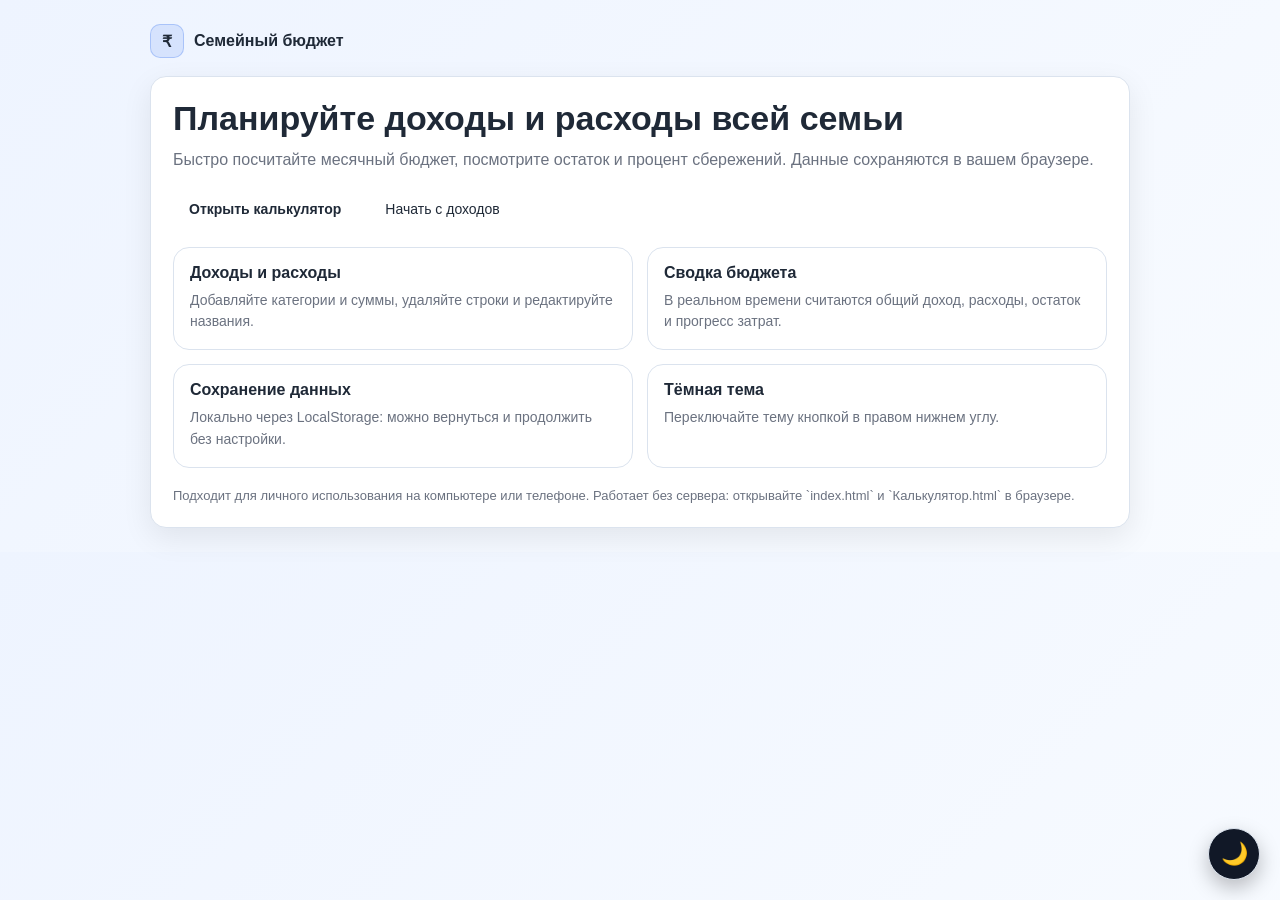
<file: index.html>
<!DOCTYPE html>
<html lang="ru">
  <head>
    <meta charset="UTF-8" />
    <meta name="viewport" content="width=device-width, initial-scale=1.0" />
    <title>Семейный бюджет — приветственная страница</title>

    <style>
      /* ============================================================
         БАЗОВЫЕ ПЕРЕМЕННЫЕ (СВЕТЛАЯ ТЕМА)
         Используем те же идеи, что и в `Калькулятор.html`,
         чтобы тёмный режим выглядел согласованно на двух страницах.
      ============================================================ */
      :root {
        --bg: #f4f7fb;
        --card: #ffffff;
        --text: #1f2937;
        --muted: #6b7280;
        --primary: #2563eb;
        --primary-hover: #1d4ed8;
        --success: #16a34a;
        --danger: #dc2626;
        --warning: #f59e0b;
        --border: #dbe3ee;
        --shadow: 0 10px 30px rgba(0, 0, 0, 0.08);
        --radius: 16px;

        --body-gradient: linear-gradient(135deg, #eef4ff, #f8fbff);
        --theme-toggle-bg: #111827;
        --theme-toggle-text: #ffffff;
        --theme-toggle-shadow: 0 8px 20px rgba(0, 0, 0, 0.25);
      }

      /* ============================================================
         ТЁМНАЯ ТЕМА
         Включается классом `body.dark-theme`.
      ============================================================ */
      body.dark-theme {
        --bg: #0f172a;
        --card: #1e293b;
        --text: #e2e8f0;
        --muted: #94a3b8;
        --primary: #60a5fa;
        --primary-hover: #3b82f6;
        --success: #22c55e;
        --danger: #f87171;
        --warning: #f59e0b;
        --border: #334155;
        --shadow: 0 10px 30px rgba(0, 0, 0, 0.35);

        --body-gradient: linear-gradient(135deg, #0f172a, #111827);
        --theme-toggle-bg: #f8fafc;
        --theme-toggle-text: #0f172a;
        --theme-toggle-shadow: 0 8px 20px rgba(0, 0, 0, 0.45);
      }

      * {
        box-sizing: border-box;
      }

      body {
        margin: 0;
        font-family: Arial, Helvetica, sans-serif;
        background: var(--body-gradient);
        color: var(--text);
        padding: 24px;
        transition: background 0.25s ease, color 0.25s ease;
      }

      .container {
        max-width: 980px;
        margin: 0 auto;
      }

      .nav {
        display: flex;
        align-items: center;
        justify-content: space-between;
        gap: 12px;
        margin-bottom: 18px;
      }

      .brand {
        display: flex;
        align-items: center;
        gap: 10px;
        font-weight: bold;
      }

      .logo {
        width: 34px;
        height: 34px;
        border-radius: 10px;
        background: rgba(37, 99, 235, 0.12);
        border: 1px solid rgba(37, 99, 235, 0.25);
        display: flex;
        align-items: center;
        justify-content: center;
      }

      body.dark-theme .logo {
        background: rgba(96, 165, 250, 0.12);
        border: 1px solid rgba(96, 165, 250, 0.25);
      }

      .hero {
        background: var(--card);
        border: 1px solid var(--border);
        border-radius: var(--radius);
        box-shadow: var(--shadow);
        padding: 22px;
      }

      .hero h1 {
        margin: 0 0 10px;
        font-size: 34px;
      }

      .hero p {
        margin: 0 0 14px;
        color: var(--muted);
        line-height: 1.55;
      }

      .cta {
        display: flex;
        flex-wrap: wrap;
        gap: 12px;
        margin-top: 16px;
      }

      button,
      a.button {
        text-decoration: none;
        display: inline-flex;
        align-items: center;
        justify-content: center;
        border-radius: 12px;
        padding: 12px 16px;
        font-size: 14px;
        cursor: pointer;
        border: 0;
        transition: 0.2s ease;
        background: transparent;
        color: inherit;
      }

      .btn-primary {
        background: var(--primary);
        color: #ffffff;
        font-weight: bold;
      }

      .btn-primary:hover {
        background: var(--primary-hover);
        transform: translateY(-1px);
      }

      .btn-secondary {
        background: rgba(37, 99, 235, 0.08);
        color: var(--primary);
        border: 1px solid rgba(37, 99, 235, 0.2);
      }

      .btn-secondary:hover {
        background: rgba(37, 99, 235, 0.14);
      }

      .grid {
        margin-top: 18px;
        display: grid;
        grid-template-columns: 1fr 1fr;
        gap: 14px;
      }

      .feature {
        background: var(--card);
        border: 1px solid var(--border);
        border-radius: var(--radius);
        padding: 16px;
      }

      .feature h3 {
        margin: 0 0 8px;
        font-size: 16px;
      }

      .feature p {
        margin: 0;
        color: var(--muted);
        line-height: 1.55;
        font-size: 14px;
      }

      .footer {
        margin-top: 18px;
        color: var(--muted);
        font-size: 13px;
        line-height: 1.5;
      }

      /* ============================================================
         КНОПКА ТЕМЫ (ПРАВЫЙ НИЖНИЙ УГОЛ)
      ============================================================ */
      .theme-toggle-btn {
        position: fixed;
        right: 20px;
        bottom: 20px;
        z-index: 999;
        width: 52px;
        height: 52px;
        border-radius: 50%;
        border: 1px solid var(--border);
        background: var(--theme-toggle-bg);
        color: var(--theme-toggle-text);
        box-shadow: var(--theme-toggle-shadow);
        font-size: 22px;
        line-height: 1;
        padding: 0;
        display: flex;
        align-items: center;
        justify-content: center;
      }

      .theme-toggle-btn:hover {
        transform: translateY(-2px);
      }

      @media (max-width: 720px) {
        .hero h1 {
          font-size: 28px;
        }
        .grid {
          grid-template-columns: 1fr;
        }
      }
    </style>
  </head>

  <body>
    <div class="container">
      <div class="nav">
        <div class="brand">
          <div class="logo">₹</div>
          <div>Семейный бюджет</div>
        </div>
      </div>

      <main class="hero">
        <h1>Планируйте доходы и расходы всей семьи</h1>
        <p>
          Быстро посчитайте месячный бюджет, посмотрите остаток и процент сбережений.
          Данные сохраняются в вашем браузере.
        </p>

        <div class="cta">
          <!-- Основной CTA: переводим на страницу функционала -->
          <a class="button btn-primary" href="Калькулятор.html">Открыть калькулятор</a>
          <a class="button btn-secondary" href="Калькулятор.html#incomeItems">Начать с доходов</a>
        </div>

        <section class="grid" aria-label="Преимущества">
          <article class="feature">
            <h3>Доходы и расходы</h3>
            <p>Добавляйте категории и суммы, удаляйте строки и редактируйте названия.</p>
          </article>

          <article class="feature">
            <h3>Сводка бюджета</h3>
            <p>В реальном времени считаются общий доход, расходы, остаток и прогресс затрат.</p>
          </article>

          <article class="feature">
            <h3>Сохранение данных</h3>
            <p>Локально через LocalStorage: можно вернуться и продолжить без настройки.</p>
          </article>

          <article class="feature">
            <h3>Тёмная тема</h3>
            <p>Переключайте тему кнопкой в правом нижнем углу.</p>
          </article>
        </section>

        <div class="footer">
          Подходит для личного использования на компьютере или телефоне. Работает без сервера:
          открывайте `index.html` и `Калькулятор.html` в браузере.
        </div>
      </main>
    </div>

    <!-- КНОПКА ПЕРЕКЛЮЧЕНИЯ ТЕМЫ (ПРАВЫЙ НИЖНИЙ УГОЛ) -->
    <button
      id="themeToggleBtn"
      class="theme-toggle-btn"
      type="button"
      aria-label="Переключить тему"
      title="Переключить тему"
    >
      🌙
    </button>

    <script>
      /*
        ЛЕНДИНГ: переключение темы (светлая/тёмная).
        Ключ темы используем тот же, что и на `Калькулятор.html`,
        чтобы настройки сохранялись между страницами.
      */

      function applySavedTheme() {
        const savedTheme = localStorage.getItem('familyBudgetTheme') || 'light';
        const isDark = savedTheme === 'dark';
        document.body.classList.toggle('dark-theme', isDark);
        updateThemeToggleButton(isDark);
      }

      function toggleTheme() {
        const isDark = document.body.classList.toggle('dark-theme');
        localStorage.setItem('familyBudgetTheme', isDark ? 'dark' : 'light');
        updateThemeToggleButton(isDark);
      }

      function updateThemeToggleButton(isDark) {
        const button = document.getElementById('themeToggleBtn');
        if (!button) return;

        button.textContent = isDark ? '☀️' : '🌙';
        button.setAttribute(
          'aria-label',
          isDark ? 'Включить светлую тему' : 'Включить тёмную тему'
        );
        button.title = isDark ? 'Включить светлую тему' : 'Включить тёмную тему';
      }

      // Подключаем обработчик клика на кнопку переключения темы.
      // Это надёжнее, чем inline-атрибуты, и не создаёт лишних глобальных зависимостей.
      const themeBtn = document.getElementById('themeToggleBtn');
      if (themeBtn) {
        themeBtn.addEventListener('click', toggleTheme);
      }

      // Стартуем после загрузки страницы
      applySavedTheme();
    </script>
  </body>
</html>
</file>
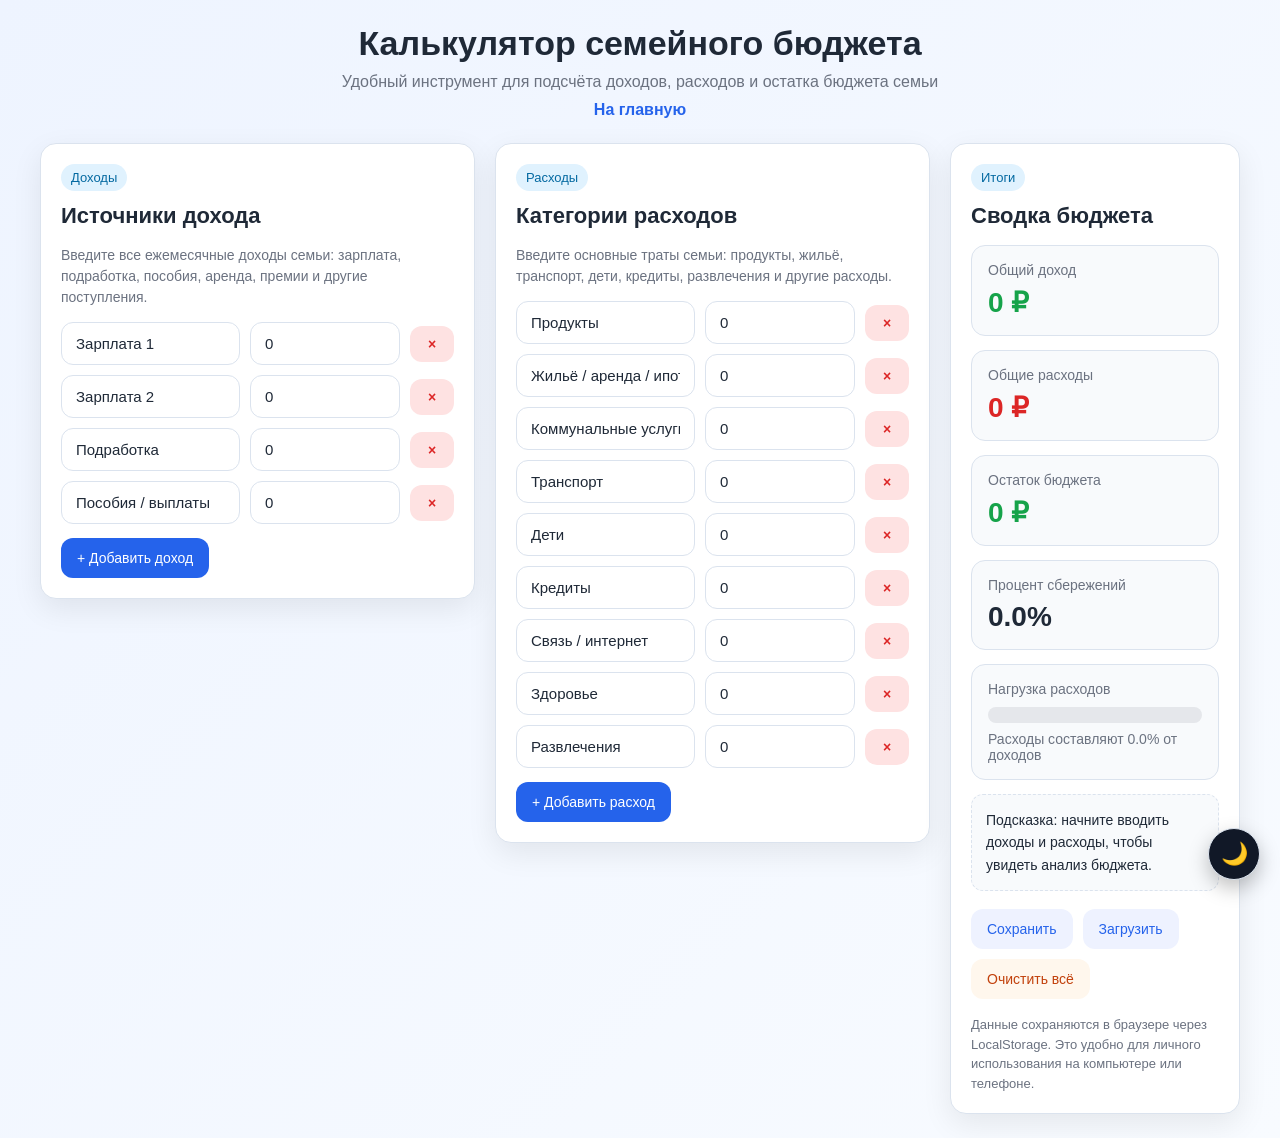
<file: Калькулятор.html>
<!DOCTYPE html>
<html lang="ru">
<head>
  <meta charset="UTF-8" />
  <meta name="viewport" content="width=device-width, initial-scale=1.0" />
  <title>Калькулятор семейного бюджета</title>

  <style>
    :root {
      --bg: #f4f7fb;
      --card: #ffffff;
      --text: #1f2937;
      --muted: #6b7280;
      --primary: #2563eb;
      --primary-hover: #1d4ed8;
      --success: #16a34a;
      --danger: #dc2626;
      --warning: #f59e0b;
      --border: #dbe3ee;
      --shadow: 0 10px 30px rgba(0,0,0,0.08);
      --radius: 16px;
      --body-gradient: linear-gradient(135deg, #eef4ff, #f8fbff);
      --input-bg: #ffffff;
      --summary-bg: #f8fafc;
      --progress-track: #e5e7eb;
      --badge-bg: #e0f2fe;
      --badge-text: #0369a1;
      --result-bg: #f8fafc;
      --btn-danger-bg: #fee2e2;
      --btn-danger-hover: #fecaca;
      --btn-secondary-bg: #eef2ff;
      --btn-secondary-hover: #dbeafe;
      --btn-warning-bg: #fff7ed;
      --btn-warning-hover: #ffedd5;
      --theme-toggle-bg: #111827;
      --theme-toggle-text: #ffffff;
      --theme-toggle-shadow: 0 8px 20px rgba(0, 0, 0, 0.25);
    }

    body.dark-theme {
      --bg: #0f172a;
      --card: #1e293b;
      --text: #e2e8f0;
      --muted: #94a3b8;
      --primary: #60a5fa;
      --primary-hover: #3b82f6;
      --success: #22c55e;
      --danger: #f87171;
      --warning: #f59e0b;
      --border: #334155;
      --shadow: 0 10px 30px rgba(0,0,0,0.35);
      --body-gradient: linear-gradient(135deg, #0f172a, #111827);
      --input-bg: #0f172a;
      --summary-bg: #111827;
      --progress-track: #334155;
      --badge-bg: #0c4a6e;
      --badge-text: #bae6fd;
      --result-bg: #111827;
      --btn-danger-bg: #7f1d1d;
      --btn-danger-hover: #991b1b;
      --btn-secondary-bg: #1e3a8a;
      --btn-secondary-hover: #1d4ed8;
      --btn-warning-bg: #7c2d12;
      --btn-warning-hover: #9a3412;
      --theme-toggle-bg: #f8fafc;
      --theme-toggle-text: #0f172a;
      --theme-toggle-shadow: 0 8px 20px rgba(0, 0, 0, 0.45);
    }

    * {
      box-sizing: border-box;
    }

    body {
      margin: 0;
      font-family: Arial, Helvetica, sans-serif;
      background: var(--body-gradient);
      color: var(--text);
      padding: 24px;
      transition: background 0.25s ease, color 0.25s ease;
    }

    .container {
      max-width: 1200px;
      margin: 0 auto;
    }

    .header {
      text-align: center;
      margin-bottom: 24px;
    }

    .home-link {
      display: inline-block;
      margin-top: 10px;
      color: var(--primary);
      font-weight: bold;
      text-decoration: none;
    }

    .home-link:hover {
      text-decoration: underline;
    }

    .header h1 {
      margin: 0 0 10px;
      font-size: 34px;
    }

    .header p {
      margin: 0;
      color: var(--muted);
      font-size: 16px;
    }

    .grid {
      display: grid;
      grid-template-columns: 1.2fr 1.2fr 0.8fr;
      gap: 20px;
      align-items: start;
    }

    .card {
      background: var(--card);
      border-radius: var(--radius);
      box-shadow: var(--shadow);
      padding: 20px;
      border: 1px solid var(--border);
    }

    .card h2 {
      margin-top: 0;
      margin-bottom: 16px;
      font-size: 22px;
    }

    .section-description {
      color: var(--muted);
      font-size: 14px;
      margin-bottom: 14px;
      line-height: 1.5;
    }

    .items {
      display: flex;
      flex-direction: column;
      gap: 10px;
      margin-bottom: 14px;
    }

    .item-row {
      display: grid;
      grid-template-columns: 1fr 150px 44px;
      gap: 10px;
      align-items: center;
    }

    .item-row input {
      width: 100%;
      padding: 12px 14px;
      border: 1px solid var(--border);
      background: var(--input-bg);
      color: var(--text);
      border-radius: 12px;
      font-size: 15px;
      outline: none;
      transition: 0.2s ease;
    }

    .item-row input:focus {
      border-color: var(--primary);
      box-shadow: 0 0 0 3px rgba(37, 99, 235, 0.12);
    }

    button {
      border: none;
      border-radius: 12px;
      padding: 12px 16px;
      font-size: 14px;
      cursor: pointer;
      transition: 0.2s ease;
    }

    .btn-primary {
      background: var(--primary);
      color: white;
    }

    .btn-primary:hover {
      background: var(--primary-hover);
    }

    .btn-danger {
      background: var(--btn-danger-bg);
      color: var(--danger);
      font-weight: bold;
      padding: 10px 0;
    }

    .btn-danger:hover {
      background: var(--btn-danger-hover);
    }

    .btn-secondary {
      background: var(--btn-secondary-bg);
      color: var(--primary);
    }

    .btn-secondary:hover {
      background: var(--btn-secondary-hover);
    }

    .btn-warning {
      background: var(--btn-warning-bg);
      color: #c2410c;
    }

    .btn-warning:hover {
      background: var(--btn-warning-hover);
    }

    .summary-box {
      display: grid;
      grid-template-columns: 1fr;
      gap: 14px;
    }

    .summary-item {
      background: var(--summary-bg);
      border: 1px solid var(--border);
      border-radius: 14px;
      padding: 16px;
    }

    .summary-label {
      font-size: 14px;
      color: var(--muted);
      margin-bottom: 8px;
    }

    .summary-value {
      font-size: 28px;
      font-weight: bold;
    }

    .income-value {
      color: var(--success);
    }

    .expense-value {
      color: var(--danger);
    }

    .balance-positive {
      color: var(--success);
    }

    .balance-negative {
      color: var(--danger);
    }

    .progress-wrapper {
      margin-top: 10px;
    }

    .progress-bar {
      width: 100%;
      height: 16px;
      background: var(--progress-track);
      border-radius: 999px;
      overflow: hidden;
    }

    .progress-fill {
      height: 100%;
      width: 0%;
      background: linear-gradient(90deg, var(--warning), var(--danger));
      transition: width 0.3s ease;
    }

    .progress-text {
      margin-top: 8px;
      font-size: 14px;
      color: var(--muted);
    }

    .actions {
      display: flex;
      flex-wrap: wrap;
      gap: 10px;
      margin-top: 18px;
    }

    .footer-note {
      margin-top: 16px;
      font-size: 13px;
      color: var(--muted);
      line-height: 1.5;
    }

    .badge {
      display: inline-block;
      background: var(--badge-bg);
      color: var(--badge-text);
      padding: 6px 10px;
      border-radius: 999px;
      font-size: 13px;
      margin-bottom: 12px;
    }

    .result-tip {
      margin-top: 14px;
      padding: 14px;
      border-radius: 12px;
      background: var(--result-bg);
      border: 1px dashed var(--border);
      font-size: 14px;
      line-height: 1.6;
    }

    .theme-toggle-btn {
      position: fixed;
      right: 20px;
      bottom: 20px;
      z-index: 999;
      width: 52px;
      height: 52px;
      border-radius: 50%;
      border: 1px solid var(--border);
      background: var(--theme-toggle-bg);
      color: var(--theme-toggle-text);
      box-shadow: var(--theme-toggle-shadow);
      font-size: 22px;
      line-height: 1;
      padding: 0;
      display: flex;
      align-items: center;
      justify-content: center;
    }

    .theme-toggle-btn:hover {
      transform: translateY(-2px);
    }

    @media (max-width: 980px) {
      .grid {
        grid-template-columns: 1fr;
      }
    }

    @media (max-width: 560px) {
      .item-row {
        grid-template-columns: 1fr;
      }

      .item-row button {
        width: 100%;
      }

      .header h1 {
        font-size: 28px;
      }

      .summary-value {
        font-size: 24px;
      }
    }
  </style>
</head>
<body>
  <div class="container">

    <div class="header">
      <h1>Калькулятор семейного бюджета</h1>
      <p>Удобный инструмент для подсчёта доходов, расходов и остатка бюджета семьи</p>
        <!-- Ссылка на приветственный лендинг -->
        <a class="home-link" href="index.html" title="Вернуться на главную">На главную</a>
    </div>

    <div class="grid">

      <!-- БЛОК ДОХОДОВ -->
      <div class="card">
        <div class="badge">Доходы</div>
        <h2>Источники дохода</h2>
        <div class="section-description">
          Введите все ежемесячные доходы семьи: зарплата, подработка, пособия, аренда, премии и другие поступления.
        </div>

        <div id="incomeItems" class="items"></div>

        <button class="btn-primary" onclick="addItem('income')">+ Добавить доход</button>
      </div>

      <!-- БЛОК РАСХОДОВ -->
      <div class="card">
        <div class="badge">Расходы</div>
        <h2>Категории расходов</h2>
        <div class="section-description">
          Введите основные траты семьи: продукты, жильё, транспорт, дети, кредиты, развлечения и другие расходы.
        </div>

        <div id="expenseItems" class="items"></div>

        <button class="btn-primary" onclick="addItem('expense')">+ Добавить расход</button>
      </div>

      <!-- БЛОК ИТОГОВ -->
      <div class="card">
        <div class="badge">Итоги</div>
        <h2>Сводка бюджета</h2>

        <div class="summary-box">
          <div class="summary-item">
            <div class="summary-label">Общий доход</div>
            <div class="summary-value income-value" id="totalIncome">0 ₽</div>
          </div>

          <div class="summary-item">
            <div class="summary-label">Общие расходы</div>
            <div class="summary-value expense-value" id="totalExpenses">0 ₽</div>
          </div>

          <div class="summary-item">
            <div class="summary-label">Остаток бюджета</div>
            <div class="summary-value" id="balance">0 ₽</div>
          </div>

          <div class="summary-item">
            <div class="summary-label">Процент сбережений</div>
            <div class="summary-value" id="savingsRate">0%</div>
          </div>

          <div class="summary-item">
            <div class="summary-label">Нагрузка расходов</div>
            <div class="progress-wrapper">
              <div class="progress-bar">
                <div class="progress-fill" id="expenseProgress"></div>
              </div>
              <div class="progress-text" id="progressText">Расходы составляют 0% от доходов</div>
            </div>
          </div>
        </div>

        <div class="result-tip" id="budgetTip">
          Подсказка: начните вводить доходы и расходы, чтобы увидеть анализ бюджета.
        </div>

        <div class="actions">
          <button class="btn-secondary" onclick="saveData()">Сохранить</button>
          <button class="btn-secondary" onclick="loadData()">Загрузить</button>
          <button class="btn-warning" onclick="resetData()">Очистить всё</button>
        </div>

        <div class="footer-note">
          Данные сохраняются в браузере через LocalStorage.  
          Это удобно для личного использования на компьютере или телефоне.
        </div>
      </div>

    </div>
  </div>

  <!-- КНОПКА ПЕРЕКЛЮЧЕНИЯ ТЕМЫ (ПРАВЫЙ НИЖНИЙ УГОЛ) -->
  <button
    id="themeToggleBtn"
    class="theme-toggle-btn"
    type="button"
    onclick="toggleTheme()"
    aria-label="Переключить тему"
    title="Переключить тему"
  >🌙</button>

  <script>
    /*
      ============================================================
      КАЛЬКУЛЯТОР СЕМЕЙНОГО БЮДЖЕТА
      ============================================================
      Этот скрипт:
      1. Создаёт стандартные поля доходов и расходов
      2. Считает сумму доходов
      3. Считает сумму расходов
      4. Определяет остаток бюджета
      5. Показывает процент сбережений
      6. Сохраняет данные в LocalStorage
      ============================================================
    */

    // Стандартные данные, которые будут загружаться при первом открытии
    const defaultIncomeItems = [
      { name: "Зарплата 1", amount: 0 },
      { name: "Зарплата 2", amount: 0 },
      { name: "Подработка", amount: 0 },
      { name: "Пособия / выплаты", amount: 0 }
    ];

    const defaultExpenseItems = [
      { name: "Продукты", amount: 0 },
      { name: "Жильё / аренда / ипотека", amount: 0 },
      { name: "Коммунальные услуги", amount: 0 },
      { name: "Транспорт", amount: 0 },
      { name: "Дети", amount: 0 },
      { name: "Кредиты", amount: 0 },
      { name: "Связь / интернет", amount: 0 },
      { name: "Здоровье", amount: 0 },
      { name: "Развлечения", amount: 0 }
    ];

    // Основной объект с данными
    let budgetData = {
      income: [],
      expense: []
    };

    /*
      Функция форматирования числа в красивый денежный формат.
      Например:
      15000 -> 15 000 ₽
    */
    function formatCurrency(value) {
      return new Intl.NumberFormat('ru-RU', {
        style: 'currency',
        currency: 'RUB',
        maximumFractionDigits: 0
      }).format(value || 0);
    }

    /*
      Безопасное преобразование значения в число.
      Если поле пустое или введено что-то некорректное, вернём 0.
    */
    function toNumber(value) {
      const num = parseFloat(value);
      return isNaN(num) ? 0 : num;
    }

    /*
      Инициализация приложения.
      При запуске пробуем загрузить сохранённые данные.
      Если их нет, используем стандартные категории.
    */
    function init() {
      const saved = localStorage.getItem('familyBudgetData');

      if (saved) {
        budgetData = JSON.parse(saved);
      } else {
        budgetData.income = [...defaultIncomeItems];
        budgetData.expense = [...defaultExpenseItems];
      }

      renderItems();
      calculateBudget();
      applySavedTheme();
    }

    /*
      Применяем ранее выбранную тему из LocalStorage.
      По умолчанию тема светлая.
    */
    function applySavedTheme() {
      const savedTheme = localStorage.getItem('familyBudgetTheme') || 'light';
      const isDark = savedTheme === 'dark';
      document.body.classList.toggle('dark-theme', isDark);
      updateThemeToggleButton(isDark);
    }

    /*
      Переключение темы по кнопке.
      Сохраняем выбор пользователя в LocalStorage.
    */
    function toggleTheme() {
      const isDark = document.body.classList.toggle('dark-theme');
      localStorage.setItem('familyBudgetTheme', isDark ? 'dark' : 'light');
      updateThemeToggleButton(isDark);
    }

    /*
      Обновляем внешний вид и подпись кнопки в зависимости от темы.
    */
    function updateThemeToggleButton(isDark) {
      const button = document.getElementById('themeToggleBtn');
      if (!button) return;

      button.textContent = isDark ? '☀️' : '🌙';
      button.setAttribute('aria-label', isDark ? 'Включить светлую тему' : 'Включить тёмную тему');
      button.title = isDark ? 'Включить светлую тему' : 'Включить тёмную тему';
    }

    /*
      Отрисовываем все строки доходов и расходов на страницу.
      Для каждого элемента создаётся:
      - поле названия
      - поле суммы
      - кнопка удаления
    */
    function renderItems() {
      const incomeContainer = document.getElementById('incomeItems');
      const expenseContainer = document.getElementById('expenseItems');

      incomeContainer.innerHTML = '';
      expenseContainer.innerHTML = '';

      budgetData.income.forEach((item, index) => {
        incomeContainer.appendChild(createItemRow('income', item, index));
      });

      budgetData.expense.forEach((item, index) => {
        expenseContainer.appendChild(createItemRow('expense', item, index));
      });
    }

    /*
      Создание одной строки.
      type = 'income' или 'expense'
      item = объект с полями name, amount
      index = индекс элемента в массиве
    */
    function createItemRow(type, item, index) {
      const row = document.createElement('div');
      row.className = 'item-row';

      // Поле названия
      const nameInput = document.createElement('input');
      nameInput.type = 'text';
      nameInput.placeholder = type === 'income' ? 'Название дохода' : 'Название расхода';
      nameInput.value = item.name;
      nameInput.oninput = function() {
        budgetData[type][index].name = this.value;
        saveData(false);
      };

      // Поле суммы
      const amountInput = document.createElement('input');
      amountInput.type = 'number';
      amountInput.min = '0';
      amountInput.step = '0.01';
      amountInput.placeholder = 'Сумма';
      amountInput.value = item.amount;
      amountInput.oninput = function() {
        budgetData[type][index].amount = toNumber(this.value);
        calculateBudget();
        saveData(false);
      };

      // Кнопка удаления
      const deleteBtn = document.createElement('button');
      deleteBtn.className = 'btn-danger';
      deleteBtn.innerHTML = '×';
      deleteBtn.title = 'Удалить строку';
      deleteBtn.onclick = function() {
        removeItem(type, index);
      };

      row.appendChild(nameInput);
      row.appendChild(amountInput);
      row.appendChild(deleteBtn);

      return row;
    }

    /*
      Добавление новой строки дохода или расхода
    */
    function addItem(type) {
      budgetData[type].push({
        name: '',
        amount: 0
      });

      renderItems();
      calculateBudget();
      saveData(false);
    }

    /*
      Удаление строки по индексу
    */
    function removeItem(type, index) {
      budgetData[type].splice(index, 1);
      renderItems();
      calculateBudget();
      saveData(false);
    }

    /*
      Главная функция расчёта бюджета
      Считает:
      - сумму доходов
      - сумму расходов
      - баланс
      - процент сбережений
      - процент расходов от доходов
    */
    function calculateBudget() {
      const totalIncome = budgetData.income.reduce((sum, item) => sum + toNumber(item.amount), 0);
      const totalExpenses = budgetData.expense.reduce((sum, item) => sum + toNumber(item.amount), 0);
      const balance = totalIncome - totalExpenses;

      let savingsRate = 0;
      if (totalIncome > 0) {
        savingsRate = (balance / totalIncome) * 100;
      }

      let expensePercent = 0;
      if (totalIncome > 0) {
        expensePercent = (totalExpenses / totalIncome) * 100;
      }

      // Обновляем значения в интерфейсе
      document.getElementById('totalIncome').textContent = formatCurrency(totalIncome);
      document.getElementById('totalExpenses').textContent = formatCurrency(totalExpenses);
      document.getElementById('balance').textContent = formatCurrency(balance);
      document.getElementById('savingsRate').textContent = savingsRate.toFixed(1) + '%';

      // Меняем цвет баланса
      const balanceElement = document.getElementById('balance');
      balanceElement.classList.remove('balance-positive', 'balance-negative');
      balanceElement.classList.add(balance >= 0 ? 'balance-positive' : 'balance-negative');

      // Прогресс расходов
      const progressFill = document.getElementById('expenseProgress');
      const progressText = document.getElementById('progressText');
      const progressWidth = Math.min(expensePercent, 100);

      progressFill.style.width = progressWidth + '%';
      progressText.textContent = 'Расходы составляют ' + expensePercent.toFixed(1) + '% от доходов';

      // Умная подсказка
      updateBudgetTip(totalIncome, totalExpenses, balance, savingsRate);
    }

    /*
      Формирование полезной текстовой подсказки по состоянию бюджета
    */
    function updateBudgetTip(totalIncome, totalExpenses, balance, savingsRate) {
      const tip = document.getElementById('budgetTip');

      if (totalIncome === 0 && totalExpenses === 0) {
        tip.textContent = 'Подсказка: начните вводить доходы и расходы, чтобы увидеть анализ бюджета.';
        return;
      }

      if (totalIncome === 0 && totalExpenses > 0) {
        tip.textContent = 'У вас указаны расходы, но не указаны доходы. Добавьте источники дохода для корректного анализа.';
        return;
      }

      if (balance < 0) {
        tip.innerHTML = '<strong>Внимание:</strong> расходы превышают доходы. Стоит пересмотреть траты или увеличить доход.';
        return;
      }

      if (savingsRate >= 20) {
        tip.innerHTML = '<strong>Отлично:</strong> у вашей семьи хороший запас бюджета. Вы сохраняете более 20% дохода.';
        return;
      }

      if (savingsRate >= 10) {
        tip.innerHTML = '<strong>Хорошо:</strong> бюджет положительный. У вас есть финансовый резерв.';
        return;
      }

      if (savingsRate >= 0) {
        tip.innerHTML = '<strong>Нормально:</strong> вы укладываетесь в доходы, но запас небольшой. Подумайте, что можно оптимизировать.';
        return;
      }
    }

    /*
      Сохранение данных в браузере
      showAlert = true/false
      Если true, покажем сообщение пользователю
    */
    function saveData(showAlert = true) {
      localStorage.setItem('familyBudgetData', JSON.stringify(budgetData));
      if (showAlert) {
        alert('Данные сохранены!');
      }
    }

    /*
      Загрузка данных из браузера
    */
    function loadData() {
      const saved = localStorage.getItem('familyBudgetData');

      if (saved) {
        budgetData = JSON.parse(saved);
        renderItems();
        calculateBudget();
        alert('Данные загружены!');
      } else {
        alert('Сохранённых данных нет.');
      }
    }

    /*
      Полная очистка данных
    */
    function resetData() {
      const confirmReset = confirm('Вы уверены, что хотите удалить все данные?');
      if (!confirmReset) return;

      localStorage.removeItem('familyBudgetData');
      budgetData.income = [...defaultIncomeItems];
      budgetData.expense = [...defaultExpenseItems];

      renderItems();
      calculateBudget();
      alert('Все данные очищены!');
    }

    // Запуск приложения
    init();
  </script>
</body>
</html>
</file>
